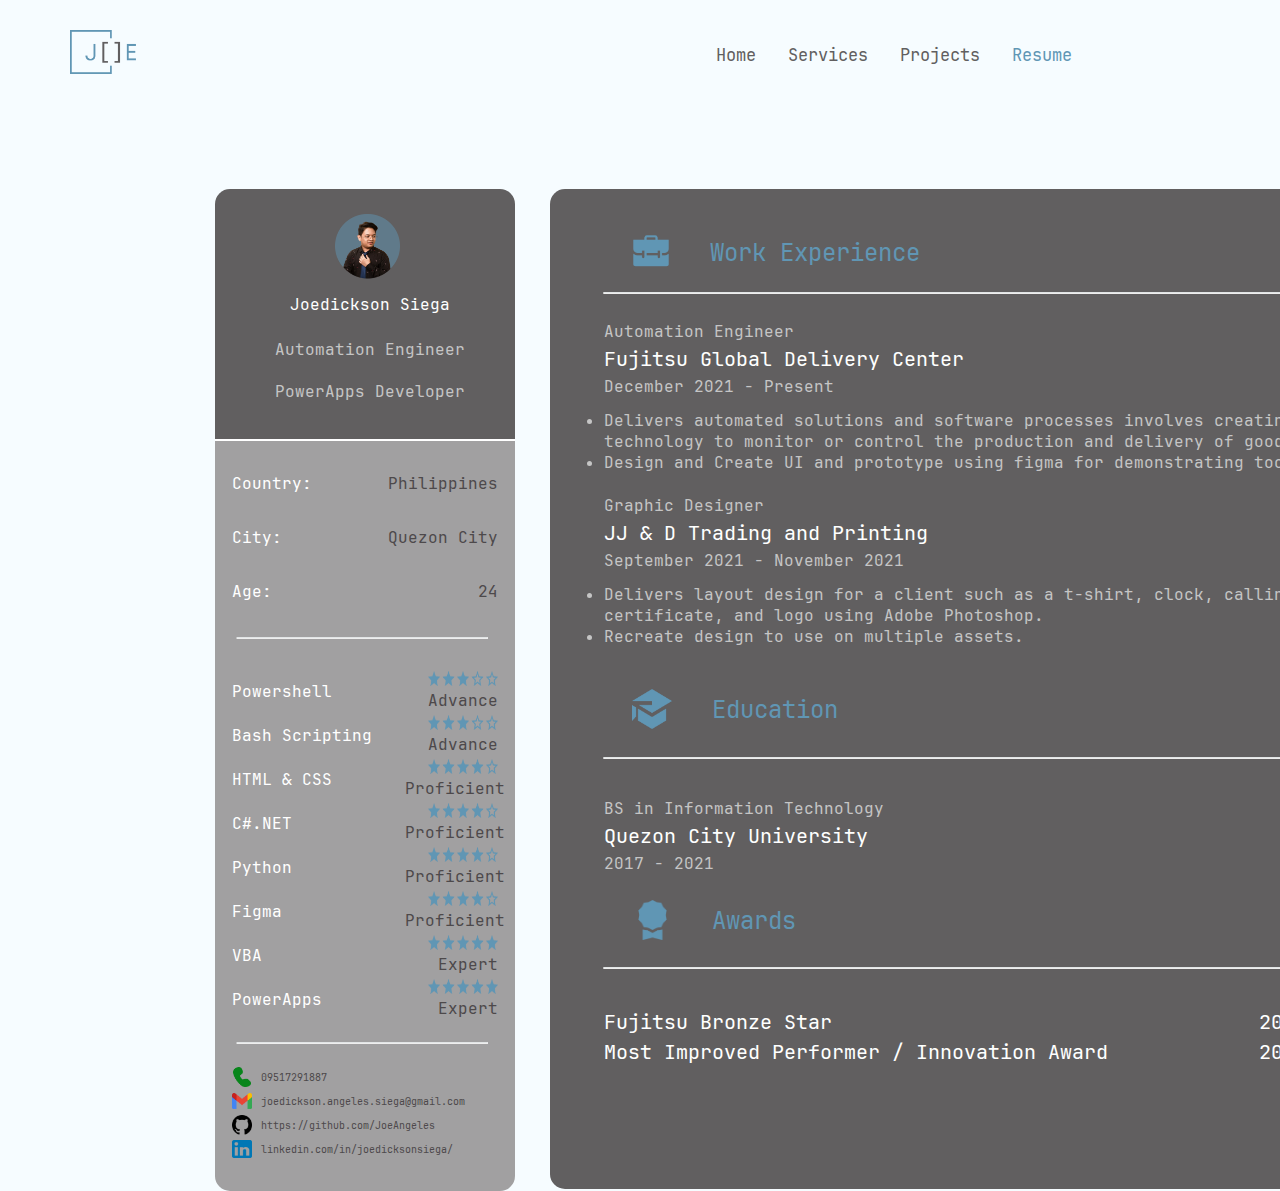
<file: resume.html>
<html>
<head>
    <link rel="stylesheet" href="style.css">
    <link href='https://fonts.google.com/specimen/JetBrains+Mono' rel='stylesheet'>
    <link rel="stylesheet" href="https://cdnjs.cloudflare.com/ajax/libs/font-awesome/4.7.0/css/font-awesome.min.css">
    <title> Personal Website </title>
</head>
<body> 

    <!-- Top Navigation -->
    <div class="Logo"> 
        <div class="col-3 col-s-3 menu">
        <img src="assets/Logo.png">
        </div>
    </div>
    <div class="col-6 col-s-9">
    <div class="topnav">
        <a href ="index.html">Home</a>
        <a href="services.html">Services</a>
        <a href="projects.html">Projects</a>
        <a href="resume.html"><span class="current">Resume</span></a>
      </div>
      </div>
      
      <!-- Start of Body -->
      <!-- Side Information -->
      <div class="MainDiv" >
      <div class="col-6 col-s-9">
        <div class="ProfileBG">
            <img src="assets/Mini_Profile.png" alt="Mini Profile">
            <span class="Name"><font color="#FFFFFF">Joedickson Siega</font></span>
            <span class="Role"><font color="#C5C5C5">Automation Engineer <br> <br>PowerApps Developer</font> </span>
        </div>

        <div class="ShortInfo">
            <!-- Table for short info --> 
            <table>
                <tr>
                  <td class="tdinfo"><font color="white"> Country: </font></td>
                  <td  class="tdinfo" align="right"><font color="#4D494B" style="text-align:right;">Philippines </font></td>
                </tr>
                <tr>
                  <td class="tdinfo"><font color="white">City: </font></td>
                  <td class="tdinfo" align="right"><font color="#4D494B">Quezon City</font></td>
                </tr>
                <tr>
                    <td class="tdinfo"><font color="white">Age: </font></td>
                    <td class="tdinfo" align="right"><font color="#4D494B">24</font></td>
                  </tr>
              </table>
              
              <hr class="infoline">
              <br><br><br>

              <!-- Table for skills --> 
              <table>
                <!-- Powershell -->  
                <tr> 
                    <td class="tdskills" rowspan=2 align="top-center"><font color="white">Powershell</font></td> 
                    <td class="tdskills" align="right"><img src="assets/3_Star.png"></td> 
                </tr> 
                <tr> 
                    <td class="tdskills" align="right"><font color="#4D494B">Advance</font></td> 
                </tr> 
                <!-- Bash Scripting --> 
                <tr> 
                    <td class="tdskills" rowspan=2 align="top-center"><font color="white">Bash Scripting</font></td> 
                    <td class="tdskills" align="right"><img src="assets/3_Star.png"></td> 
                </tr> 
                <tr> 
                    <td class="tdskills" align="right"><font color="#4D494B">Advance</font></td> 
                </tr> 
                <!-- HTML & CSS --> 
                <tr> 
                    <td class="tdskills" rowspan=2 align="top-center"><font color="white">HTML & CSS</font></td> 
                    <td class="tdskills" align="right"><img src="assets/4_Star.png"></td> 
                </tr> 
                <tr> 
                    <td class="tdskills" align="right"><font color="#4D494B">Proficient</font></td> 
                </tr> 
                <!-- C#.NET --> 
                <tr> 
                    <td class="tdskills" rowspan=2 align="top-center"><font color="white">C#.NET</font></td> 
                    <td class="tdskills" align="right"><img src="assets/4_Star.png"></td> 
                </tr> 
                <tr> 
                    <td class="tdskills" align="right"><font color="#4D494B">Proficient</font></td> 
                </tr>
                <!-- Python --> 
                <tr> 
                    <td class="tdskills" rowspan=2 align="top-center"><font color="white">Python</font></td> 
                    <td class="tdskills" align="right"><img src="assets/4_Star.png"></td> 
                </tr> 
                <tr> 
                    <td class="tdskills" align="right"><font color="#4D494B">Proficient</font></td> 
                </tr>  
                <!-- Figma --> 
                <tr> 
                    <td class="tdskills" rowspan=2 align="top-center"><font color="white">Figma</font></td> 
                    <td class="tdskills" align="right"><img src="assets/4_Star.png"></td> 
                </tr> 
                <tr> 
                    <td class="tdskills" align="right"><font color="#4D494B">Proficient</font></td> 
                </tr>
                <!-- VBA --> 
                <tr> 
                    <td class="tdskills" rowspan=2 align="top-center"><font color="white">VBA</font></td> 
                    <td class="tdskills" align="right"><img src="assets/5_Star.png"></td> 
                </tr> 
                <tr> 
                    <td class="tdskills" align="right"><font color="#4D494B">Expert</font></td> 
                </tr>
                <!-- PowerApps --> 
                <tr> 
                    <td class="tdskills" rowspan=2 align="top-center"><font color="white">PowerApps</font></td> 
                    <td class="tdskills" align="right"><img src="assets/5_Star.png"></td> 
                </tr> 
                <tr> 
                    <td class="tdskills" align="right"><font color="#4D494B">Expert</font></td> 
                </tr>
            </table> 

            
            <hr class="skillline">
              <br><br>
            <!-- Table for contact --> 
              <table>
                <tr>
                  <td class="tdcontact"><img src="assets/Call_Icon.png"></td>
                  <td  class="tdcontact" align="left"><font color="#4D494B">09517291887 </font></td>
                </tr>
                <tr>
                  <td class="tdcontact"><img src="assets/Gmail_Icon.png"></td>
                  <td class="tdcontact" align="left"><font color="#4D494B">joedickson.angeles.siega@gmail.com</font></td>
                </tr>
                <tr>
                    <td class="tdcontact"><img src="assets/Github_Icon.png"></td>
                    <td class="tdcontact" align="left"><font color="#4D494B">https://github.com/JoeAngeles</font></td>
                  </tr>
                  <tr>
                    <td class="tdcontact"><img src="assets/LinkedIn_Icon.png"></td>
                    <td class="tdcontact" align="left"><font color="#4D494B">linkedin.com/in/joedicksonsiega/</font></td>
                  </tr>
              </table>
            
            <!-- Main Information -->
        </div>

        <div class="MainInfo">
          <!-- Work Experience --> <br>
            <table class="a">
                <tr>
                  <td class="tdworkexp" align="right" style="width:30%"><img src="assets/Work_Icon.png"></td>
                  <td  class="tdworkexp" align="left"><font color="#6096B4">Work Experience </font></td>
                </tr>
            </table>

            <hr class="workexp">
              <br><br>

              <table>
                <tr>
                  <td  class="tdworkexp1" align="left"><font color="#C5C5C5">Automation Engineer </font></td>
                </tr>
                <tr>
                    <td  class="tdcompany" align="left"><font color="#FFFFFF">Fujitsu Global Delivery Center </font></td>
                  </tr>
                  <tr>
                    <td  class="tdworkexp1" align="left"><font color="#C5C5C5">December 2021 - Present </font></td>
                  </tr>
                  <tr>
                    <td  class="tdworkexp1" align="left"> <font color="#C5C5C5">
                        <ul>
                            <li>Delivers automated solutions and software processes involves creating and applying technology to monitor or control the production and delivery of goods.</li>
                            <li>Design and Create UI and prototype using figma for demonstrating tool to the client. </li></font>
                        </ul>
                    </td>
                  </tr>
            </table>

            <table>
              <tr>
                <td  class="tdworkexp1" align="left"><font color="#C5C5C5">Graphic Designer </font></td>
              </tr>
              <tr>
                  <td  class="tdcompany" align="left"><font color="#FFFFFF">JJ & D Trading and Printing </font></td>
                </tr>
                <tr>
                  <td  class="tdworkexp1" align="left"><font color="#C5C5C5">September 2021 - November 2021 </font></td>
                </tr>
                <tr>
                  <td  class="tdworkexp1" align="left"> <font color="#C5C5C5">
                      <ul>
                          <li>Delivers layout design for a client such as a t-shirt, clock, calling card, tarpaulin, certificate, and logo using Adobe Photoshop.</li>
                          <li>Recreate design to use on multiple assets.</li></font>
                      </ul>
                  </td>
                </tr>
          </table>
          
          <!-- Education -->
          <table class="a">
            <tr>
              <td class="tdeduc" align="right" style="width:30%"><img src="assets/Education_Icon.png"></td>
              <td  class="tdeduc" align="left"><font color="#6096B4">Education </font></td>
            </tr>
        </table>

        <hr class="educline">
        <br><br><br>
        <table>
          <tr>
            <td  class="tdworkexp1" align="left"><font color="#C5C5C5">BS in Information Technology </font></td>
          </tr>
          <tr>
              <td  class="tdcompany" align="left"><font color="#FFFFFF">Quezon City University </font></td>
            </tr>
            <tr>
              <td  class="tdworkexp1" align="left"><font color="#C5C5C5">2017 - 2021 </font></td>
            </tr>
      </table>

      <!-- Awards -->
      <table class="a">
        <tr>
          <td class="tdeduc" align="right" style="width:30%"><img src="assets/Award_Icon.png"></td>
          <td  class="tdeduc" align="left"><font color="#6096B4">Awards </font></td>
        </tr>
    </table>

    <hr class="awardline">
    <br><br><br>
    <table>
      <tr>
          <td  class="tdcompany" align="left" style="width:50%"><font color="#FFFFFF">Fujitsu Bronze Star</font></td>
          <td  class="tdcompany" align="left" style="width:30%"><font color="#FFFFFF">2021</font></td>
      </tr>
      <tr>
        <td  class="tdcompany" align="left"><font color="#FFFFFF">Most Improved Performer / Innovation Award</font></td>
        <td  class="tdcompany" align="left" style="width:30%"><font color="#FFFFFF">2022</font></td>
    </tr>
        
  </table>

        </div>

    </div>
    </div>
    </div>
    </div>

      
</body>

</html>
</file>
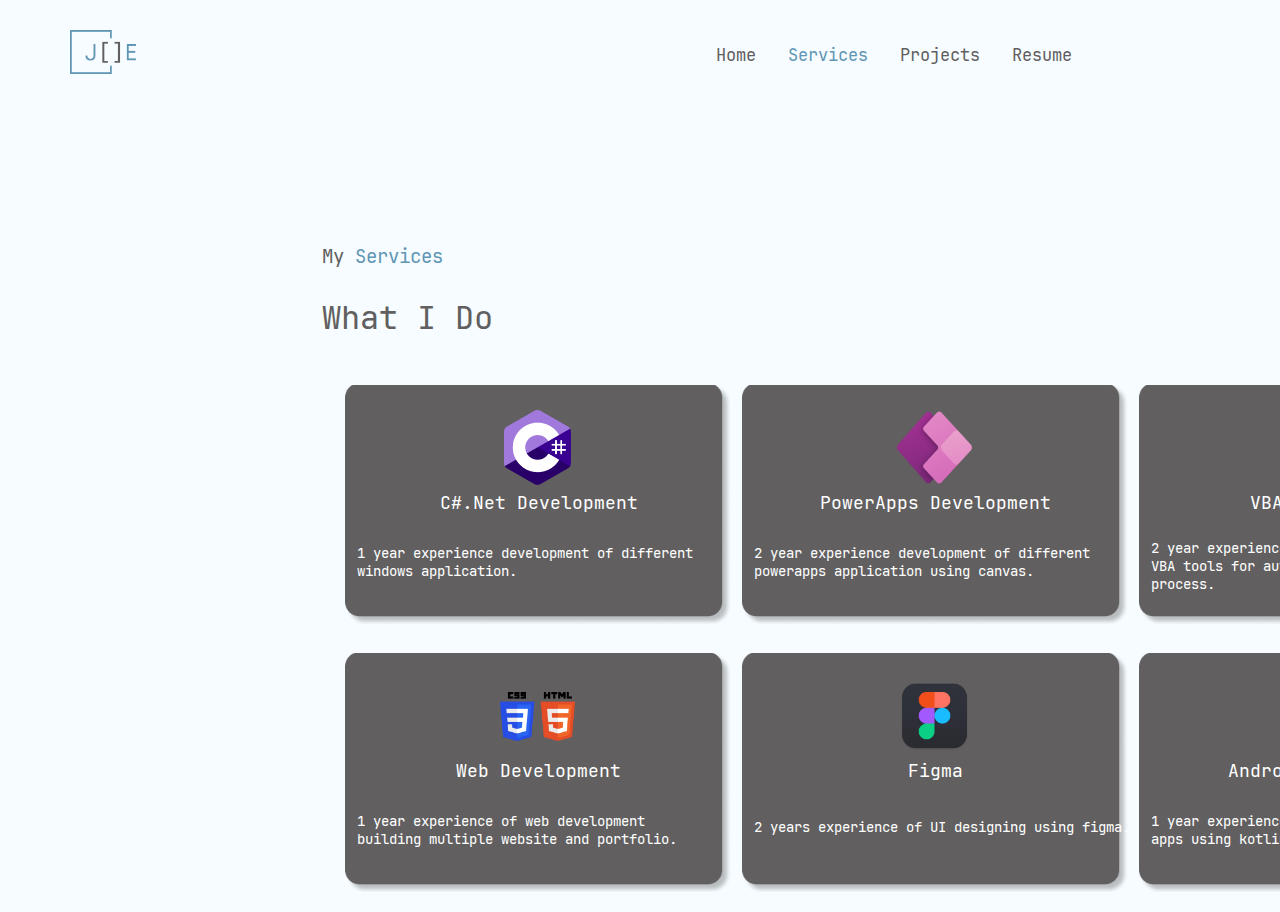
<file: services.html>
<html>
<head>
    <link rel="stylesheet" href="style.css">
    <link href='https://fonts.google.com/specimen/JetBrains+Mono' rel='stylesheet'>
    <title> Personal Website </title>
</head>
<body> 

    <div class="Logo"> 
        <div class="col-1 col-s-1 menu">
        <img src="assets/Logo.png">
        </div>
    </div>
    <div class="col-12 col-s-12 menu">
    <div class="topnav">
        <a href ="index.html">Home</a>
        <a href="services.html"><span class="current">Services</span></a>
        <a href="projects.html">Projects</a>
        <a href="resume.html">Resume</a>
      </div>
      </div>
      
    <div class="col-1 col-s-1 menu">
    <div class="Services">
        <h3> My <font color="#6096B4"> Services </font> </h3>
        <h1> What I Do </h1>
    </div>
    </div>

    <div class="col-1 col-s-1 menu">


        <div class="image-grid">
            <!-- Row 1 -->
            <div class="image-panel">
                <img src="assets/Service_BG.png" alt="Image 1">
                <div class="centered"> C#.Net Development</div>
                <div class="skillLogo"> <img src="assets/CSharp_Logo.png" alt="Icon 1"> </div>
                <div class="skillInfo"> 1 year experience development of different windows application.</div>
            </div>
            <div class="image-panel">
                <img src="assets/Service_BG.png" alt="Image 2">
                <div class="centered"> PowerApps Development</div>
                <div class="skillLogo"> <img src="assets/Powerapps_Logo.png" alt="Icon 1"> </div>
                <div class="skillInfo"> 2 year experience development of different powerapps application using canvas.</div>
            </div>
            <div class="image-panel">
                <img src="assets/Service_BG.png" alt="Image 3">
                <div class="centered"> VBA Development</div>
                <div class="skillLogo"> <img src="assets/VBA_Logo.png" alt="Icon 1"> </div>
                <div class="skillInfo"> 2 year experience development of different <Br> VBA tools for automation of manual excel process.</div>
            </div>
            <!-- Row 2 -->
            <div class="image-panel">
                <img src="assets/Service_BG.png" alt="Image 4">
                <div class="centered"> Web Development</div>
                <div class="skillLogo"> <img src="assets/Web_Dev_Logo.png" alt="Icon 1"> </div>
                <div class="skillInfo"> 1 year experience of web development <br> building multiple website and portfolio.</div>
            </div>
            <div class="image-panel">
                <img src="assets/Service_BG.png" alt="Image 5">
                <div class="centered"> Figma</div>
                <div class="skillLogo"> <img src="assets/Figma Logo.png" alt="Icon 1"> </div>
                <div class="skillInfo"> 2 years experience of UI designing using figma.</div>
            </div>
            <div class="image-panel">
                <img src="assets/Service_BG.png" alt="Image 6">
                <div class="centered"> Android Development</div>
                <div class="skillLogo"> <img src="assets/Android_Dev_Logo.png" alt="Icon 1"> </div>
                <div class="skillInfo"> 1 year experience of developing android <br> apps using kotlin.</div>
            </div>
        </div>

</body>

</html>
</file>
<file: style.css>
/* ----------------------- Start of style for Body and Top Navigation ----------------------- */

@font-face { 
    font-family: 'JetBrains';
    src: url('font/JetBrainsMono-Regular.ttf') format('truetype');
    }

body {
    margin: 0;
    font-family: JetBrains;
    font-weight: normal;
    font-style: normal;
    background-color: #F6FCFF;
  }
  
  .topnav {
    overflow: hidden;
    position: absolute;
    left: 700px;
    top: 30px;
  }
  
  .topnav a {
    float: left;
    color: #615F60;
    text-align: center;
    padding: 14px 16px;
    text-decoration: none;
    font-size: 17px;
  }
  
  .topnav a:hover {
    color: #615F60;
  }
  
  .topnav a:active {
    color: #6096B4;
  }

.current {
    color: #6096B4;
  }

.Logo img {
    height: 44px;
    width: 70px;
    position: absolute;
    left: 70px;
    top: 30px;
}

/* ----------------------- Start of style for Index Page ----------------------- */

.Pic img{
    position: absolute;
    left: 1200px;
    top: 150px;
}

.Intro {
    font-family: JetBrains;
    font-weight: normal;
    font-style: normal;
}

.Intro h3{
    font-weight: normal;
    color: #615F60;
    position: absolute;
    left: 300;
    top: 300;
}

.Intro h1{
    font-weight: normal;
    color: #615F60;
    position: absolute;
    left: 300;
    top: 340;
}

.Intro p {
    font-weight: normal;
    font-style: normal;
}

.Intro h4{
    font-weight: normal;
    color: #615F60;
    position: absolute;
    left: 300;
    top: 400;
}

/* ----------------------- Start of style for Services Page ----------------------- */

.Services {
    font-family: JetBrains;
    font-weight: normal;
    font-style: normal;
    left: 100%;
    top: 0%;
    position: relative;
}

.Services h1{
  font-weight: normal;
  color: #615F60;
  position: absolute;
  left: 200;
  top: 200;
  width: 200px;
}

.Services h3{
  font-weight: normal;
  color: #615F60;
  position: absolute;
  top: 150;
  left: 200;
  width: 200px;
}

.image-grid {
  display: grid;
  grid-template-columns: repeat(3, 1fr); /* 3 columns */
  grid-gap: 10px; /* Gap between items */
}

/* Style for each image panel */
.image-panel {
  width: 387px;
  height: 239px;
  padding-bottom: 5%; /* 4:3 aspect ratio for the images */
  position: relative;
  overflow: hidden;
  top: 120%;
  left: 50%;
}

/* Style for the image itself */
.image-panel img {
  width: 387px;
  height: 239px;
  object-fit: cover;
  position: absolute;
}

.image-panel h1{
  font-weight: normal;
  color: white;
}

.skillLogo {
  width: 75px;
  height: 75px;
  position: relative;
  overflow: hidden;
  top: 1%;
  left: 40%;
}

.skillLogo img{
  width: 75px;
  height: 75px;
  object-fit: contain;
  position: absolute;
}

.centered {
  position: relative;
  top: 50%;
  left: 25%;
  transform: translate(-25%, -60%);
  color: white;
  font-family: JetBrains;
  font-weight: normal;
  font-style: normal;
  font-size: 18px;
  width: auto;
  text-align: center;
}

.skillInfo{
  position: relative;
  top: 30%;
  left: 28%;
  transform: translate(-25%, -30%);
  color: white;
  font-family: JetBrains;
  font-weight: normal;
  font-style: normal;
  font-size: 14px;
  width: auto;
  text-align: left;
}

/* ----------------------- Start of style for Resume Page ----------------------- */

.MainDiv{
  height: 1080px;
  width: 1920px;
  content: "";
  display: table;
  clear: both;

}

/*Profile Div*/
.ProfileBG {
  height: 250px;
  width: 300px;
  background-color: #615F60;
  border-top-right-radius: 15px;
  border-top-left-radius: 15px;
  border-bottom: 2px solid white;
  font-family: JetBrains;
  font-weight: normal;
  font-style: normal;
  top: 144;
  left: 200;
  position: relative;
}

/*Short Info Div*/

.ShortInfo{
  height: 750px;
  width: 300px;
  background-color: #A1A0A1;
  border-bottom-right-radius: 15px;
  border-bottom-left-radius: 15px;
  font-family: JetBrains;
  font-weight: normal;
  font-style: normal;
  top: 144;
  left: 200;
  position: relative;
}

/*Main Body Div*/
.MainInfo{
  height: 1000px;
  width: 1051px;
  background-color: #615F60;
  border-radius: 15px;
  font-family: JetBrains;
  font-weight: normal;
  font-style: normal;
  top: 189;
  left: 550;
  position: absolute;
}



/*Profile */
.ProfileBG img{
  height: 65px;
  width: 65px;
  position: relative;
  top: 10%;
  left: 40%;
}

.Name{
  font-weight: normal;
  position: absolute;
  top: 42%;
  left: 25%;
  width: 200px;
}

.Role{
  font-weight: normal;
  position: absolute;
  top: 60%;
  left: 20%;
  width: 200px;
}

/*Short Info*/
hr.infoline{
  border-top: 1px solid #E1E4E5;
  position: absolute;
  width: 250px;
  top: 25%;
  left: 7%;
}

hr.skillline{
  border-top: 1px solid #E1E4E5;
  position: absolute;
  width: 250px;
  top: 79%;
  left: 7%;
}


/*Div for skills and levels*/

.Info{
  font-weight: normal;
  position: absolute;
  top: 10%;
  left: 7%;
  width: 200px;
  color: White;
  font-size: 15px;
  text-align: left;
}

.Info1{
  font-weight: normal;
  position: absolute;
  width: 300px;
  top: 10%;
  text-align: right;
  color: #4D494B;
  font-size: 15px;
}

.Info2{
  font-weight: normal;
  position: absolute;
  width: 200px;
  text-align: right;
  color: #4D494B;
  font-size: 10px;
  padding-top: 0%;
}

/*Table design*/

table, th, td {
  border: 0px solid;
}

table {
  width: 100%;
  left: 100;
  table-layout: auto;
}

table.a {
  width: 50%;
  top: 5%;
  left: 100;
  table-layout: fixed;
}

.tdinfo{
  padding-top: 10%;
  padding-left: 5%;
  padding-right: 5%;
}

.tdskills{
  font-weight: normal;
  padding-right: 5%;
  padding-left: 5%;
  
}

.tdskills img{
  width: 70px;
  height: 15px;
}

.tdcontact{
  font-weight: normal;
  padding-left: 5%;
  font-size: 10px;
}

.tdcontact img{
  width: 20px;
  height: 20px;
  object-fit: contain;
}


/*Design for Work Experience, Education, Awards */

/*Work Experience*/
.tdworkexp{
  font-weight: normal;
  font-size: 24px;
  padding-top: 4%;
  padding-left: 0%;
  padding-right: 7%;
  color: #6096B4;
}

.tdworkexp1{
  font-weight: normal;
  font-size: 16px;
  padding-left: 5%;
  padding-right: 7%;
  color: #6096B4;
}

.tdworkexp1 ul{
  padding-left: 0%;
  padding-top: 1%;
}

.tdcompany{
  font-weight: normal;
  font-size: 20px;
  padding-left: 5%;
  padding-right: 7%;
  color: #6096B4;
}

.tdworkexp img{
  width: 40px;
  height: 40px;
  object-fit: contain;
}

hr.workexp{
  border-top: 1px solid #E1E4E5;
  position: absolute;
  width: 944px;
  top: 9.5%;
  left: 5%;
}

/*Education*/

hr.educline{
  border-top: 1px solid #E1E4E5;
  position: absolute;
  width: 944px;
  top: 56%;
  left: 5%;
}

.tdeduc{
  font-weight: normal;
  font-size: 24px;
  padding-top: 4%;
  padding-left: -1%;
  padding-right: 7%;
  color: #6096B4;
}

.tdeduc img{
  width: 40px;
  height: 40px;
  object-fit: contain;
}

/*Awards*/

hr.awardline{
  border-top: 1px solid #E1E4E5;
  position: absolute;
  width: 944px;
  top: 77%;
  left: 5%;
}

.tdeduc{
  font-weight: normal;
  font-size: 24px;
  padding-top: 4%;
  padding-left: -1%;
  padding-right: 7%;
  color: #6096B4;
}

.tdeduc img{
  width: 40px;
  height: 40px;
  object-fit: contain;
}


/* ----------------------- Start of style for Responsive ----------------------- */

/*Responsive*/
  [class*="col-"] {
    float: left;
    padding: 15px;
  }
  
 /* For mobile phones: */
[class*="col-"] {
  width: 100%;
}

@media only screen and (min-width: 600px) {
  /* For tablets: */
  .col-s-1 {width: 8.33%;}
  .col-s-2 {width: 16.66%;}
  .col-s-3 {width: 25%;}
  .col-s-4 {width: 33.33%;}
  .col-s-5 {width: 41.66%;}
  .col-s-6 {width: 50%;}
  .col-s-7 {width: 58.33%;}
  .col-s-8 {width: 66.66%;}
  .col-s-9 {width: 75%;}
  .col-s-10 {width: 83.33%;}
  .col-s-11 {width: 91.66%;}
  .col-s-12 {width: 100%;}
}
@media only screen and (min-width: 768px) {
  /* For desktop: */
  .col-1 {width: 8.33%;}
  .col-2 {width: 16.66%;}
  .col-3 {width: 25%;}
  .col-4 {width: 33.33%;}
  .col-5 {width: 41.66%;}
  .col-6 {width: 50%;}
  .col-7 {width: 58.33%;}
  .col-8 {width: 66.66%;}
  .col-9 {width: 75%;}
  .col-10 {width: 83.33%;}
  .col-11 {width: 91.66%;}
  .col-12 {width: 100%;}
}
</file>
